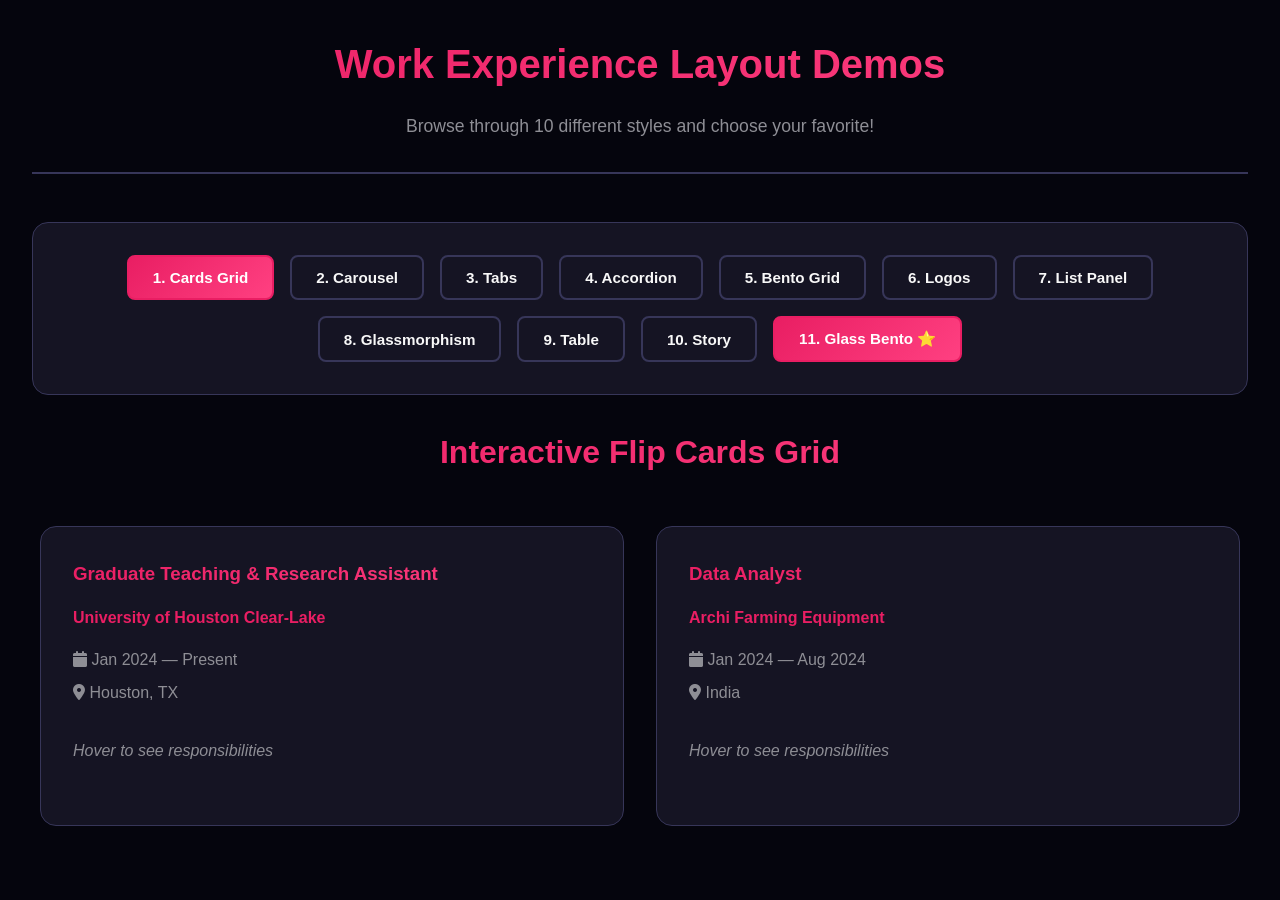
<file: experience-demos.html>
<!DOCTYPE html>
<html lang="en" class="dark">
<head>
    <meta charset="UTF-8">
    <meta name="viewport" content="width=device-width, initial-scale=1.0">
    <title>Experience Section Demos - Choose Your Style</title>
    <link rel="stylesheet" href="https://cdnjs.cloudflare.com/ajax/libs/font-awesome/6.4.0/css/all.min.css">
    <style>
        * {
            margin: 0;
            padding: 0;
            box-sizing: border-box;
        }

        :root {
            --primary: #E91E63;
            --accent: #FF4081;
            --background: oklch(0.12 0.02 285);
            --foreground: oklch(0.98 0 0);
            --card: oklch(0.20 0.03 285);
            --border: oklch(0.35 0.06 285);
            --muted: oklch(0.65 0.01 285);
        }

        body {
            font-family: -apple-system, BlinkMacSystemFont, 'Segoe UI', 'Roboto', sans-serif;
            background: var(--background);
            color: var(--foreground);
            padding: 2rem;
            line-height: 1.6;
        }

        .gradient-text {
            background: linear-gradient(135deg, #E91E63 0%, #FF4081 100%);
            -webkit-background-clip: text;
            background-clip: text;
            -webkit-text-fill-color: transparent;
        }

        /* Demo Navigation */
        .demo-header {
            text-align: center;
            margin-bottom: 3rem;
            padding-bottom: 2rem;
            border-bottom: 2px solid var(--border);
        }

        .demo-header h1 {
            font-size: 2.5rem;
            margin-bottom: 1rem;
        }

        .demo-header p {
            color: var(--muted);
            font-size: 1.1rem;
        }

        .demo-nav {
            display: flex;
            flex-wrap: wrap;
            gap: 1rem;
            justify-content: center;
            margin: 2rem 0;
            padding: 2rem;
            background: var(--card);
            border-radius: 1rem;
            border: 1px solid var(--border);
        }

        .demo-btn {
            padding: 0.75rem 1.5rem;
            background: var(--card);
            border: 2px solid var(--border);
            color: var(--foreground);
            border-radius: 0.5rem;
            cursor: pointer;
            transition: all 0.3s ease;
            font-size: 0.95rem;
            font-weight: 600;
        }

        .demo-btn:hover {
            border-color: var(--primary);
            transform: translateY(-2px);
        }

        .demo-btn.active {
            background: linear-gradient(135deg, var(--primary), var(--accent));
            border-color: var(--primary);
            color: white;
        }

        .demo-section {
            display: none;
            animation: fadeIn 0.5s ease;
        }

        .demo-section.active {
            display: block;
        }

        @keyframes fadeIn {
            from { opacity: 0; transform: translateY(20px); }
            to { opacity: 1; transform: translateY(0); }
        }

        .section-title {
            font-size: 2rem;
            text-align: center;
            margin-bottom: 3rem;
        }

        /* Common Styles */
        .exp-card {
            background: var(--card);
            border: 1px solid var(--border);
            border-radius: 1rem;
            padding: 2rem;
            transition: all 0.3s ease;
        }

        .exp-card:hover {
            transform: translateY(-5px);
            border-color: var(--primary);
            box-shadow: 0 10px 30px rgba(233, 30, 99, 0.2);
        }

        /* DEMO 1: Interactive Cards Grid */
        .grid-layout {
            display: grid;
            grid-template-columns: repeat(auto-fit, minmax(350px, 1fr));
            gap: 2rem;
            max-width: 1200px;
            margin: 0 auto;
        }

        .flip-card {
            perspective: 1000px;
            height: 300px;
        }

        .flip-card-inner {
            position: relative;
            width: 100%;
            height: 100%;
            transition: transform 0.6s;
            transform-style: preserve-3d;
        }

        .flip-card:hover .flip-card-inner {
            transform: rotateY(180deg);
        }

        .flip-card-front, .flip-card-back {
            position: absolute;
            width: 100%;
            height: 100%;
            backface-visibility: hidden;
            border-radius: 1rem;
            padding: 2rem;
            background: var(--card);
            border: 1px solid var(--border);
        }

        .flip-card-back {
            transform: rotateY(180deg);
            background: linear-gradient(135deg, rgba(233, 30, 99, 0.1), rgba(255, 64, 129, 0.1));
            overflow-y: auto;
        }

        /* DEMO 2: Horizontal Scroll Carousel */
        .carousel-container {
            position: relative;
            max-width: 1200px;
            margin: 0 auto;
            overflow: hidden;
        }

        .carousel-wrapper {
            display: flex;
            gap: 2rem;
            overflow-x: auto;
            scroll-behavior: smooth;
            padding: 2rem 0;
            scrollbar-width: thin;
            scrollbar-color: var(--primary) var(--card);
        }

        .carousel-wrapper::-webkit-scrollbar {
            height: 8px;
        }

        .carousel-wrapper::-webkit-scrollbar-track {
            background: var(--card);
            border-radius: 10px;
        }

        .carousel-wrapper::-webkit-scrollbar-thumb {
            background: linear-gradient(90deg, var(--primary), var(--accent));
            border-radius: 10px;
        }

        .carousel-card {
            min-width: 400px;
            background: var(--card);
            border: 1px solid var(--border);
            border-radius: 1rem;
            padding: 2rem;
        }

        /* DEMO 3: Tabbed Interface */
        .tabs-container {
            max-width: 1000px;
            margin: 0 auto;
        }

        .tabs-nav {
            display: flex;
            gap: 1rem;
            margin-bottom: 2rem;
            border-bottom: 2px solid var(--border);
            overflow-x: auto;
        }

        .tab-btn {
            padding: 1rem 2rem;
            background: transparent;
            border: none;
            color: var(--muted);
            cursor: pointer;
            font-size: 1rem;
            font-weight: 600;
            border-bottom: 3px solid transparent;
            transition: all 0.3s ease;
            white-space: nowrap;
        }

        .tab-btn:hover {
            color: var(--primary);
        }

        .tab-btn.active {
            color: var(--primary);
            border-bottom-color: var(--primary);
        }

        .tab-content {
            display: none;
        }

        .tab-content.active {
            display: block;
            animation: fadeIn 0.3s ease;
        }

        /* DEMO 4: Expandable Accordion */
        .accordion-container {
            max-width: 900px;
            margin: 0 auto;
        }

        .accordion-item {
            background: var(--card);
            border: 1px solid var(--border);
            border-radius: 1rem;
            margin-bottom: 1rem;
            overflow: hidden;
        }

        .accordion-header {
            padding: 1.5rem;
            cursor: pointer;
            display: flex;
            justify-content: space-between;
            align-items: center;
            transition: all 0.3s ease;
        }

        .accordion-header:hover {
            background: rgba(233, 30, 99, 0.1);
        }

        .accordion-icon {
            transition: transform 0.3s ease;
        }

        .accordion-item.active .accordion-icon {
            transform: rotate(180deg);
        }

        .accordion-content {
            max-height: 0;
            overflow: hidden;
            transition: max-height 0.3s ease;
        }

        .accordion-item.active .accordion-content {
            max-height: 1000px;
        }

        .accordion-body {
            padding: 0 1.5rem 1.5rem;
        }

        /* DEMO 5: Bento Grid */
        .bento-grid {
            display: grid;
            grid-template-columns: repeat(4, 1fr);
            grid-auto-rows: 200px;
            gap: 1rem;
            max-width: 1200px;
            margin: 0 auto;
        }

        .bento-item {
            background: var(--card);
            border: 1px solid var(--border);
            border-radius: 1rem;
            padding: 1.5rem;
            transition: all 0.3s ease;
        }

        .bento-item:hover {
            border-color: var(--primary);
            transform: scale(1.02);
        }

        .bento-item-1 { grid-column: span 2; grid-row: span 2; }
        .bento-item-2 { grid-column: span 2; grid-row: span 1; }
        .bento-item-3 { grid-column: span 2; grid-row: span 1; }

        /* DEMO 6: Interactive Company Logos */
        .logos-grid {
            display: grid;
            grid-template-columns: repeat(auto-fit, minmax(200px, 1fr));
            gap: 2rem;
            max-width: 1000px;
            margin: 0 auto 2rem;
        }

        .logo-item {
            aspect-ratio: 1;
            background: var(--card);
            border: 2px solid var(--border);
            border-radius: 1rem;
            display: flex;
            flex-direction: column;
            align-items: center;
            justify-content: center;
            cursor: pointer;
            transition: all 0.3s ease;
        }

        .logo-item:hover {
            border-color: var(--primary);
            transform: scale(1.05);
        }

        .logo-item.active {
            border-color: var(--primary);
            background: rgba(233, 30, 99, 0.1);
        }

        .logo-details {
            display: none;
            max-width: 800px;
            margin: 2rem auto;
            animation: fadeIn 0.3s ease;
        }

        .logo-details.active {
            display: block;
        }

        /* DEMO 7: List with Side Panel */
        .split-container {
            display: grid;
            grid-template-columns: 300px 1fr;
            gap: 2rem;
            max-width: 1200px;
            margin: 0 auto;
        }

        .list-panel {
            background: var(--card);
            border: 1px solid var(--border);
            border-radius: 1rem;
            padding: 1rem;
            height: fit-content;
        }

        .list-item {
            padding: 1rem;
            cursor: pointer;
            border-radius: 0.5rem;
            transition: all 0.3s ease;
            margin-bottom: 0.5rem;
        }

        .list-item:hover {
            background: rgba(233, 30, 99, 0.1);
        }

        .list-item.active {
            background: linear-gradient(135deg, var(--primary), var(--accent));
            color: white;
        }

        .detail-panel {
            background: var(--card);
            border: 1px solid var(--border);
            border-radius: 1rem;
            padding: 2rem;
            min-height: 400px;
        }

        .detail-content {
            display: none;
        }

        .detail-content.active {
            display: block;
            animation: fadeIn 0.3s ease;
        }

        /* DEMO 8: Glassmorphism Cards */
        #demo8 {
            position: relative;
            overflow: hidden;
            padding: 4rem 2rem;
        }

        .glass-background {
            position: absolute;
            top: 0;
            left: 0;
            width: 100%;
            height: 100%;
            overflow: hidden;
            z-index: 0;
        }

        .glass-blob {
            position: absolute;
            border-radius: 50%;
            filter: blur(80px);
            opacity: 0.6;
            animation: float 20s infinite ease-in-out;
        }

        .glass-blob-1 {
            width: 400px;
            height: 400px;
            background: linear-gradient(135deg, #E91E63, #FF4081);
            top: -100px;
            right: 10%;
            animation-delay: 0s;
        }

        .glass-blob-2 {
            width: 350px;
            height: 350px;
            background: linear-gradient(135deg, #9C27B0, #E91E63);
            bottom: -80px;
            left: 5%;
            animation-delay: -7s;
        }

        .glass-blob-3 {
            width: 300px;
            height: 300px;
            background: linear-gradient(135deg, #FF4081, #9C27B0);
            top: 50%;
            left: 50%;
            transform: translate(-50%, -50%);
            animation-delay: -14s;
        }

        @keyframes float {
            0%, 100% {
                transform: translate(0, 0) scale(1);
            }
            33% {
                transform: translate(30px, -50px) scale(1.1);
            }
            66% {
                transform: translate(-20px, 30px) scale(0.9);
            }
        }

        .glass-grid {
            display: grid;
            grid-template-columns: repeat(auto-fit, minmax(350px, 1fr));
            gap: 2rem;
            max-width: 1200px;
            margin: 0 auto;
            position: relative;
            z-index: 1;
        }

        .glass-card {
            background: rgba(255, 255, 255, 0.03);
            backdrop-filter: blur(20px) saturate(180%);
            -webkit-backdrop-filter: blur(20px) saturate(180%);
            border: 1px solid rgba(255, 255, 255, 0.18);
            border-radius: 1.5rem;
            padding: 2rem;
            box-shadow: 0 8px 32px rgba(0, 0, 0, 0.37);
            transition: all 0.4s ease;
            position: relative;
            overflow: hidden;
        }

        .glass-card::before {
            content: '';
            position: absolute;
            top: 0;
            left: 0;
            right: 0;
            height: 1px;
            background: linear-gradient(90deg, transparent, rgba(255, 255, 255, 0.3), transparent);
        }

        .glass-card:hover {
            transform: translateY(-10px) scale(1.02);
            box-shadow: 0 20px 60px rgba(233, 30, 99, 0.4);
            border-color: rgba(233, 30, 99, 0.5);
            background: rgba(255, 255, 255, 0.05);
        }

        /* DEMO 9: Comparison Table */
        .table-container {
            max-width: 1200px;
            margin: 0 auto;
            overflow-x: auto;
        }

        .exp-table {
            width: 100%;
            border-collapse: separate;
            border-spacing: 0;
            background: var(--card);
            border-radius: 1rem;
            overflow: hidden;
        }

        .exp-table th {
            background: linear-gradient(135deg, var(--primary), var(--accent));
            color: white;
            padding: 1rem;
            text-align: left;
            font-weight: 600;
        }

        .exp-table td {
            padding: 1rem;
            border-bottom: 1px solid var(--border);
        }

        .exp-table tr:hover {
            background: rgba(233, 30, 99, 0.1);
        }

        /* DEMO 10: Story Format */
        .story-container {
            max-width: 800px;
            margin: 0 auto;
        }

        .story-item {
            position: relative;
            padding-left: 3rem;
            margin-bottom: 3rem;
        }

        .story-item::before {
            content: '';
            position: absolute;
            left: 0;
            top: 0;
            bottom: -3rem;
            width: 2px;
            background: linear-gradient(180deg, var(--primary), var(--accent));
        }

        .story-item:last-child::before {
            display: none;
        }

        .story-dot {
            position: absolute;
            left: -8px;
            top: 0;
            width: 18px;
            height: 18px;
            background: var(--primary);
            border: 3px solid var(--background);
            border-radius: 50%;
        }

        .story-content {
            background: var(--card);
            border: 1px solid var(--border);
            border-radius: 1rem;
            padding: 2rem;
        }

        /* DEMO 11: Glassmorphism + Bento Grid Mix */
        #demo11 {
            position: relative;
            overflow: hidden;
            padding: 4rem 2rem;
        }

        .glass-bento-grid {
            display: grid;
            grid-template-columns: repeat(6, 1fr);
            grid-auto-rows: 180px;
            gap: 1.5rem;
            max-width: 1400px;
            margin: 0 auto;
            position: relative;
            z-index: 1;
        }

        .glass-bento-item {
            background: rgba(255, 255, 255, 0.03);
            backdrop-filter: blur(20px) saturate(180%);
            -webkit-backdrop-filter: blur(20px) saturate(180%);
            border: 1px solid rgba(255, 255, 255, 0.18);
            border-radius: 1.5rem;
            padding: 1.5rem;
            box-shadow: 0 8px 32px rgba(0, 0, 0, 0.37);
            transition: all 0.4s ease;
            position: relative;
            overflow: hidden;
            display: flex;
            flex-direction: column;
            justify-content: space-between;
        }

        .glass-bento-item::before {
            content: '';
            position: absolute;
            top: 0;
            left: 0;
            right: 0;
            height: 1px;
            background: linear-gradient(90deg, transparent, rgba(255, 255, 255, 0.3), transparent);
        }

        .glass-bento-item:hover {
            transform: translateY(-8px) scale(1.02);
            box-shadow: 0 20px 60px rgba(233, 30, 99, 0.4);
            border-color: rgba(233, 30, 99, 0.5);
            background: rgba(255, 255, 255, 0.05);
        }

        /* Bento Grid Layout Items */
        .glass-bento-item-1 { 
            grid-column: span 3; 
            grid-row: span 2; 
        }
        
        .glass-bento-item-2 { 
            grid-column: span 3; 
            grid-row: span 2; 
        }
        
        .glass-bento-item-3 { 
            grid-column: span 2; 
            grid-row: span 1; 
        }
        
        .glass-bento-item-4 { 
            grid-column: span 2; 
            grid-row: span 1; 
        }
        
        .glass-bento-item-5 { 
            grid-column: span 2; 
            grid-row: span 1; 
        }

        .bento-title {
            font-size: 1.3rem;
            font-weight: 700;
            margin-bottom: 0.5rem;
        }

        .bento-company {
            font-size: 1rem;
            font-weight: 600;
            margin-bottom: 0.75rem;
        }

        .bento-meta {
            font-size: 0.85rem;
            color: var(--muted);
            display: flex;
            align-items: center;
            gap: 0.5rem;
            margin-bottom: 0.25rem;
        }

        .bento-meta i {
            color: var(--primary);
        }

        .bento-highlight {
            background: rgba(233, 30, 99, 0.1);
            border: 1px solid rgba(233, 30, 99, 0.3);
            padding: 0.75rem;
            border-radius: 0.75rem;
            margin-top: auto;
            font-size: 0.9rem;
            text-align: center;
        }

        /* Responsive for Glass Bento */
        @media (max-width: 768px) {
            .glass-bento-grid {
                grid-template-columns: 1fr;
                grid-auto-rows: auto;
            }
            
            .glass-bento-item-1, 
            .glass-bento-item-2,
            .glass-bento-item-3,
            .glass-bento-item-4,
            .glass-bento-item-5 {
                grid-column: span 1;
                grid-row: span 1;
            }
        }

        /* Responsive */
        @media (max-width: 768px) {
            .bento-grid {
                grid-template-columns: 1fr;
                grid-auto-rows: auto;
            }
            
            .bento-item-1, .bento-item-2, .bento-item-3 {
                grid-column: span 1;
                grid-row: span 1;
            }

            .split-container {
                grid-template-columns: 1fr;
            }

            .demo-nav {
                padding: 1rem;
            }

            .demo-btn {
                font-size: 0.85rem;
                padding: 0.6rem 1rem;
            }
        }

        ul {
            list-style: none;
            padding-left: 0;
        }

        ul li {
            padding-left: 1.5rem;
            position: relative;
            margin-bottom: 0.5rem;
        }

        ul li::before {
            content: '▹';
            position: absolute;
            left: 0;
            color: var(--primary);
        }
    </style>
</head>
<body>
    <div class="demo-header">
        <h1 class="gradient-text">Work Experience Layout Demos</h1>
        <p>Browse through 10 different styles and choose your favorite!</p>
    </div>

    <div class="demo-nav">
        <button class="demo-btn active" onclick="showDemo(1)">1. Cards Grid</button>
        <button class="demo-btn" onclick="showDemo(2)">2. Carousel</button>
        <button class="demo-btn" onclick="showDemo(3)">3. Tabs</button>
        <button class="demo-btn" onclick="showDemo(4)">4. Accordion</button>
        <button class="demo-btn" onclick="showDemo(5)">5. Bento Grid</button>
        <button class="demo-btn" onclick="showDemo(6)">6. Logos</button>
        <button class="demo-btn" onclick="showDemo(7)">7. List Panel</button>
        <button class="demo-btn" onclick="showDemo(8)">8. Glassmorphism</button>
        <button class="demo-btn" onclick="showDemo(9)">9. Table</button>
        <button class="demo-btn" onclick="showDemo(10)">10. Story</button>
        <button class="demo-btn" onclick="showDemo(11)" style="background: linear-gradient(135deg, var(--primary), var(--accent)); color: white; border-color: var(--primary);">11. Glass Bento ⭐</button>
    </div>

    <!-- DEMO 1: Interactive Cards Grid with Flip -->
    <div id="demo1" class="demo-section active">
        <h2 class="section-title gradient-text">Interactive Flip Cards Grid</h2>
        <div class="grid-layout">
            <div class="flip-card">
                <div class="flip-card-inner">
                    <div class="flip-card-front">
                        <h3 class="gradient-text">Graduate Teaching & Research Assistant</h3>
                        <p style="color: var(--primary); font-weight: 600; margin: 1rem 0;">University of Houston Clear-Lake</p>
                        <p style="color: var(--muted);"><i class="fas fa-calendar"></i> Jan 2024 — Present</p>
                        <p style="color: var(--muted); margin-top: 0.5rem;"><i class="fas fa-map-marker-alt"></i> Houston, TX</p>
                        <p style="margin-top: 2rem; color: var(--muted); font-style: italic;">Hover to see responsibilities</p>
                    </div>
                    <div class="flip-card-back">
                        <h4 style="color: var(--primary); margin-bottom: 1rem;">Key Responsibilities</h4>
                        <ul style="font-size: 0.9rem;">
                            <li>Teaching data analytics courses</li>
                            <li>Conducting AI research</li>
                            <li>Developing educational materials</li>
                            <li>Mentoring students</li>
                        </ul>
                    </div>
                </div>
            </div>

            <div class="flip-card">
                <div class="flip-card-inner">
                    <div class="flip-card-front">
                        <h3 class="gradient-text">Data Analyst</h3>
                        <p style="color: var(--primary); font-weight: 600; margin: 1rem 0;">Archi Farming Equipment</p>
                        <p style="color: var(--muted);"><i class="fas fa-calendar"></i> Jan 2024 — Aug 2024</p>
                        <p style="color: var(--muted); margin-top: 0.5rem;"><i class="fas fa-map-marker-alt"></i> India</p>
                        <p style="margin-top: 2rem; color: var(--muted); font-style: italic;">Hover to see responsibilities</p>
                    </div>
                    <div class="flip-card-back">
                        <h4 style="color: var(--primary); margin-bottom: 1rem;">Key Responsibilities</h4>
                        <ul style="font-size: 0.85rem;">
                            <li>Automated sales reports in Tableau</li>
                            <li>Improved data accuracy by 85%</li>
                            <li>Optimized inventory forecasting</li>
                            <li>A/B testing campaigns</li>
                        </ul>
                    </div>
                </div>
            </div>
        </div>
    </div>

    <!-- DEMO 2: Horizontal Scroll Carousel -->
    <div id="demo2" class="demo-section">
        <h2 class="section-title gradient-text">Horizontal Scroll Carousel</h2>
        <p style="text-align: center; color: var(--muted); margin-bottom: 2rem;">Swipe or scroll horizontally →</p>
        <div class="carousel-container">
            <div class="carousel-wrapper">
                <div class="carousel-card">
                    <h3 class="gradient-text">Graduate Teaching & Research Assistant</h3>
                    <p style="color: var(--primary); font-weight: 600; margin: 1rem 0;">University of Houston Clear-Lake</p>
                    <p style="color: var(--muted);"><i class="fas fa-calendar"></i> Jan 2024 — Present</p>
                    <p style="color: var(--muted); margin-top: 0.5rem;"><i class="fas fa-map-marker-alt"></i> Houston, TX</p>
                    <ul style="margin-top: 1.5rem; font-size: 0.9rem;">
                        <li>Teaching data analytics</li>
                        <li>AI research</li>
                        <li>Student mentoring</li>
                    </ul>
                </div>

                <div class="carousel-card">
                    <h3 class="gradient-text">Data Analyst</h3>
                    <p style="color: var(--primary); font-weight: 600; margin: 1rem 0;">Archi Farming Equipment</p>
                    <p style="color: var(--muted);"><i class="fas fa-calendar"></i> Jan 2024 — Aug 2024</p>
                    <p style="color: var(--muted); margin-top: 0.5rem;"><i class="fas fa-map-marker-alt"></i> India</p>
                    <ul style="margin-top: 1.5rem; font-size: 0.9rem;">
                        <li>Tableau automation</li>
                        <li>Data accuracy +85%</li>
                        <li>Inventory optimization</li>
                    </ul>
                </div>

                <div class="carousel-card">
                    <h3 class="gradient-text">Add More Experiences</h3>
                    <p style="color: var(--muted); margin-top: 1rem;">This layout is perfect for showcasing multiple roles</p>
                </div>
            </div>
        </div>
    </div>

    <!-- DEMO 3: Tabbed Interface -->
    <div id="demo3" class="demo-section">
        <h2 class="section-title gradient-text">Tabbed Interface</h2>
        <div class="tabs-container">
            <div class="tabs-nav">
                <button class="tab-btn active" onclick="showTab(1)">University of Houston</button>
                <button class="tab-btn" onclick="showTab(2)">Archi Farming</button>
            </div>
            
            <div id="tab1" class="tab-content active">
                <div class="exp-card">
                    <h3 class="gradient-text" style="font-size: 1.8rem;">Graduate Teaching & Research Assistant</h3>
                    <p style="color: var(--primary); font-weight: 600; margin: 1rem 0; font-size: 1.2rem;">University of Houston Clear-Lake</p>
                    <div style="display: flex; gap: 2rem; margin: 1rem 0; color: var(--muted);">
                        <p><i class="fas fa-calendar"></i> Jan 2024 — Present</p>
                        <p><i class="fas fa-map-marker-alt"></i> Houston, TX</p>
                    </div>
                    <h4 style="margin-top: 2rem; margin-bottom: 1rem;">Responsibilities:</h4>
                    <ul>
                        <li>Assisted in teaching data analytics and machine learning courses</li>
                        <li>Conducted research on AI applications in financial markets</li>
                        <li>Developed educational materials and lab exercises</li>
                        <li>Mentored undergraduate students</li>
                    </ul>
                </div>
            </div>

            <div id="tab2" class="tab-content">
                <div class="exp-card">
                    <h3 class="gradient-text" style="font-size: 1.8rem;">Data Analyst</h3>
                    <p style="color: var(--primary); font-weight: 600; margin: 1rem 0; font-size: 1.2rem;">Archi Farming Equipment</p>
                    <div style="display: flex; gap: 2rem; margin: 1rem 0; color: var(--muted);">
                        <p><i class="fas fa-calendar"></i> Jan 2024 — Aug 2024</p>
                        <p><i class="fas fa-map-marker-alt"></i> India</p>
                    </div>
                    <h4 style="margin-top: 2rem; margin-bottom: 1rem;">Responsibilities:</h4>
                    <ul>
                        <li>Automated sales and expense reports in Tableau</li>
                        <li>Improved data accuracy by 85%</li>
                        <li>Optimized inventory forecasting</li>
                        <li>Designed Tableau dashboards</li>
                    </ul>
                </div>
            </div>
        </div>
    </div>

    <!-- DEMO 4: Expandable Accordion -->
    <div id="demo4" class="demo-section">
        <h2 class="section-title gradient-text">Expandable Accordion</h2>
        <p style="text-align: center; color: var(--muted); margin-bottom: 2rem;">Click to expand/collapse</p>
        <div class="accordion-container">
            <div class="accordion-item active">
                <div class="accordion-header" onclick="toggleAccordion(this)">
                    <div>
                        <h3 style="font-size: 1.3rem;">Graduate Teaching & Research Assistant</h3>
                        <p style="color: var(--primary); font-weight: 600; margin-top: 0.5rem;">University of Houston Clear-Lake</p>
                        <p style="color: var(--muted); margin-top: 0.25rem; font-size: 0.9rem;">Jan 2024 — Present</p>
                    </div>
                    <i class="fas fa-chevron-down accordion-icon" style="color: var(--primary); font-size: 1.5rem;"></i>
                </div>
                <div class="accordion-content">
                    <div class="accordion-body">
                        <h4 style="margin-bottom: 1rem;">Key Responsibilities:</h4>
                        <ul>
                            <li>Teaching data analytics and machine learning courses</li>
                            <li>Conducting AI research in financial markets</li>
                            <li>Developing educational materials</li>
                            <li>Mentoring undergraduate students</li>
                        </ul>
                    </div>
                </div>
            </div>

            <div class="accordion-item">
                <div class="accordion-header" onclick="toggleAccordion(this)">
                    <div>
                        <h3 style="font-size: 1.3rem;">Data Analyst</h3>
                        <p style="color: var(--primary); font-weight: 600; margin-top: 0.5rem;">Archi Farming Equipment</p>
                        <p style="color: var(--muted); margin-top: 0.25rem; font-size: 0.9rem;">Jan 2024 — Aug 2024</p>
                    </div>
                    <i class="fas fa-chevron-down accordion-icon" style="color: var(--primary); font-size: 1.5rem;"></i>
                </div>
                <div class="accordion-content">
                    <div class="accordion-body">
                        <h4 style="margin-bottom: 1rem;">Key Achievements:</h4>
                        <ul>
                            <li>Automated sales reports, saving 15 hours/week</li>
                            <li>Improved data accuracy by 85%</li>
                            <li>Reduced stock shortages by 10%</li>
                            <li>Improved planning accuracy by 25%</li>
                        </ul>
                    </div>
                </div>
            </div>
        </div>
    </div>

    <!-- DEMO 5: Bento Grid -->
    <div id="demo5" class="demo-section">
        <h2 class="section-title gradient-text">Bento Grid (Trendy!)</h2>
        <div class="bento-grid">
            <div class="bento-item bento-item-1">
                <h3 class="gradient-text" style="font-size: 1.5rem;">Graduate Teaching & Research Assistant</h3>
                <p style="color: var(--primary); font-weight: 600; margin: 1rem 0;">University of Houston Clear-Lake</p>
                <p style="color: var(--muted); font-size: 0.9rem;">Jan 2024 — Present</p>
                <ul style="margin-top: 1rem; font-size: 0.9rem;">
                    <li>Teaching & research</li>
                    <li>AI applications</li>
                    <li>Student mentoring</li>
                </ul>
            </div>
            <div class="bento-item bento-item-2">
                <h3 class="gradient-text">Data Analyst</h3>
                <p style="color: var(--primary); font-weight: 600; margin: 0.5rem 0;">Archi Farming</p>
                <p style="color: var(--muted); font-size: 0.85rem;">Jan 2024 — Aug 2024</p>
            </div>
            <div class="bento-item bento-item-3" style="display: flex; align-items: center; justify-content: center; flex-direction: column;">
                <i class="fas fa-briefcase" style="font-size: 3rem; color: var(--primary); margin-bottom: 1rem;"></i>
                <p style="color: var(--muted);">More experiences</p>
            </div>
        </div>
    </div>

    <!-- DEMO 6: Interactive Company Logos -->
    <div id="demo6" class="demo-section">
        <h2 class="section-title gradient-text">Interactive Company Logos</h2>
        <p style="text-align: center; color: var(--muted); margin-bottom: 2rem;">Click on a company to see details</p>
        <div class="logos-grid">
            <div class="logo-item active" onclick="showLogoDetails(1)">
                <i class="fas fa-university" style="font-size: 3rem; color: var(--primary); margin-bottom: 1rem;"></i>
                <h4>UHCL</h4>
            </div>
            <div class="logo-item" onclick="showLogoDetails(2)">
                <i class="fas fa-tractor" style="font-size: 3rem; color: var(--primary); margin-bottom: 1rem;"></i>
                <h4>Archi Farming</h4>
            </div>
        </div>

        <div id="logo-detail-1" class="logo-details active">
            <div class="exp-card">
                <h3 class="gradient-text" style="font-size: 1.8rem;">Graduate Teaching & Research Assistant</h3>
                <p style="color: var(--primary); font-weight: 600; margin: 1rem 0;">University of Houston Clear-Lake</p>
                <ul style="margin-top: 1.5rem;">
                    <li>Teaching data analytics courses</li>
                    <li>AI research in financial markets</li>
                    <li>Educational material development</li>
                </ul>
            </div>
        </div>

        <div id="logo-detail-2" class="logo-details">
            <div class="exp-card">
                <h3 class="gradient-text" style="font-size: 1.8rem;">Data Analyst</h3>
                <p style="color: var(--primary); font-weight: 600; margin: 1rem 0;">Archi Farming Equipment</p>
                <ul style="margin-top: 1.5rem;">
                    <li>Tableau automation and reporting</li>
                    <li>Data accuracy improvements (85%)</li>
                    <li>Inventory optimization</li>
                </ul>
            </div>
        </div>
    </div>

    <!-- DEMO 7: List with Side Panel -->
    <div id="demo7" class="demo-section">
        <h2 class="section-title gradient-text">Minimalist List with Side Panel</h2>
        <div class="split-container">
            <div class="list-panel">
                <div class="list-item active" onclick="showDetail(1)">
                    <h4>UHCL</h4>
                    <p style="font-size: 0.85rem; color: var(--muted); margin-top: 0.25rem;">2024 - Present</p>
                </div>
                <div class="list-item" onclick="showDetail(2)">
                    <h4>Archi Farming</h4>
                    <p style="font-size: 0.85rem; color: var(--muted); margin-top: 0.25rem;">2024</p>
                </div>
            </div>

            <div class="detail-panel">
                <div id="detail-1" class="detail-content active">
                    <h3 class="gradient-text" style="font-size: 2rem;">Graduate Teaching & Research Assistant</h3>
                    <p style="color: var(--primary); font-weight: 600; margin: 1rem 0; font-size: 1.2rem;">University of Houston Clear-Lake</p>
                    <div style="display: flex; gap: 2rem; margin: 1rem 0; color: var(--muted);">
                        <p><i class="fas fa-calendar"></i> Jan 2024 — Present</p>
                        <p><i class="fas fa-map-marker-alt"></i> Houston, TX</p>
                    </div>
                    <h4 style="margin-top: 2rem; margin-bottom: 1rem;">Key Responsibilities:</h4>
                    <ul>
                        <li>Teaching data analytics and ML courses</li>
                        <li>Conducting AI research</li>
                        <li>Developing educational materials</li>
                        <li>Mentoring students</li>
                    </ul>
                </div>

                <div id="detail-2" class="detail-content">
                    <h3 class="gradient-text" style="font-size: 2rem;">Data Analyst</h3>
                    <p style="color: var(--primary); font-weight: 600; margin: 1rem 0; font-size: 1.2rem;">Archi Farming Equipment</p>
                    <div style="display: flex; gap: 2rem; margin: 1rem 0; color: var(--muted);">
                        <p><i class="fas fa-calendar"></i> Jan 2024 — Aug 2024</p>
                        <p><i class="fas fa-map-marker-alt"></i> India</p>
                    </div>
                    <h4 style="margin-top: 2rem; margin-bottom: 1rem;">Key Achievements:</h4>
                    <ul>
                        <li>Automated Tableau reports (15hrs/week saved)</li>
                        <li>85% improvement in data accuracy</li>
                        <li>10% reduction in stock shortages</li>
                        <li>25% better planning accuracy</li>
                    </ul>
                </div>
            </div>
        </div>
    </div>

    <!-- DEMO 8: Glassmorphism Cards -->
    <div id="demo8" class="demo-section">
        <div class="glass-background">
            <div class="glass-blob glass-blob-1"></div>
            <div class="glass-blob glass-blob-2"></div>
            <div class="glass-blob glass-blob-3"></div>
        </div>
        
        <h2 class="section-title gradient-text" style="position: relative; z-index: 1;">Glassmorphism Cards (Premium)</h2>
        <div class="glass-grid">
            <div class="glass-card">
                <h3 class="gradient-text" style="font-size: 1.5rem;">Graduate Teaching & Research Assistant</h3>
                <p style="color: var(--primary); font-weight: 600; margin: 1rem 0;">University of Houston Clear-Lake</p>
                <p style="color: var(--muted);"><i class="fas fa-calendar"></i> Jan 2024 — Present</p>
                <p style="color: var(--muted); margin-top: 0.5rem;"><i class="fas fa-map-marker-alt"></i> Houston, TX</p>
                <ul style="margin-top: 1.5rem; font-size: 0.9rem;">
                    <li>Teaching data analytics</li>
                    <li>AI research</li>
                    <li>Student mentoring</li>
                </ul>
            </div>

            <div class="glass-card">
                <h3 class="gradient-text" style="font-size: 1.5rem;">Data Analyst</h3>
                <p style="color: var(--primary); font-weight: 600; margin: 1rem 0;">Archi Farming Equipment</p>
                <p style="color: var(--muted);"><i class="fas fa-calendar"></i> Jan 2024 — Aug 2024</p>
                <p style="color: var(--muted); margin-top: 0.5rem;"><i class="fas fa-map-marker-alt"></i> India</p>
                <ul style="margin-top: 1.5rem; font-size: 0.9rem;">
                    <li>Tableau automation</li>
                    <li>Data accuracy +85%</li>
                    <li>Inventory optimization</li>
                </ul>
            </div>
        </div>
    </div>

    <!-- DEMO 9: Comparison Table -->
    <div id="demo9" class="demo-section">
        <h2 class="section-title gradient-text">Comparison Table</h2>
        <div class="table-container">
            <table class="exp-table">
                <thead>
                    <tr>
                        <th>Role</th>
                        <th>Company</th>
                        <th>Duration</th>
                        <th>Location</th>
                        <th>Key Skills</th>
                    </tr>
                </thead>
                <tbody>
                    <tr>
                        <td><strong>Graduate TA & Researcher</strong></td>
                        <td>University of Houston Clear-Lake</td>
                        <td>Jan 2024 — Present</td>
                        <td>Houston, TX</td>
                        <td>Teaching, AI, Research</td>
                    </tr>
                    <tr>
                        <td><strong>Data Analyst</strong></td>
                        <td>Archi Farming Equipment</td>
                        <td>Jan 2024 — Aug 2024</td>
                        <td>India</td>
                        <td>Tableau, SQL, Python</td>
                    </tr>
                </tbody>
            </table>
        </div>
    </div>

    <!-- DEMO 10: Story Format -->
    <div id="demo10" class="demo-section">
        <h2 class="section-title gradient-text">Story/Narrative Format</h2>
        <div class="story-container">
            <div class="story-item">
                <div class="story-dot"></div>
                <div class="story-content">
                    <p style="color: var(--muted); font-size: 0.9rem; margin-bottom: 0.5rem;">JANUARY 2024 — PRESENT</p>
                    <h3 class="gradient-text" style="font-size: 1.8rem; margin-bottom: 0.5rem;">Graduate Teaching & Research Assistant</h3>
                    <p style="color: var(--primary); font-weight: 600; font-size: 1.1rem; margin-bottom: 1.5rem;">University of Houston Clear-Lake · Houston, TX</p>
                    <p style="line-height: 1.8; color: var(--foreground);">
                        Currently supporting academic research and teaching in Computer Information Systems, with a focus on data science and AI applications. 
                        My work involves teaching data analytics courses, conducting research on AI in financial markets, and mentoring students in their 
                        data science journey. This role has strengthened my ability to communicate complex technical concepts and work on cutting-edge AI research.
                    </p>
                    <ul style="margin-top: 1rem;">
                        <li>Teaching data analytics to graduate students</li>
                        <li>AI research in financial markets</li>
                        <li>Educational material development</li>
                    </ul>
                </div>
            </div>

            <div class="story-item">
                <div class="story-dot"></div>
                <div class="story-content">
                    <p style="color: var(--muted); font-size: 0.9rem; margin-bottom: 0.5rem;">JANUARY 2024 — AUGUST 2024</p>
                    <h3 class="gradient-text" style="font-size: 1.8rem; margin-bottom: 0.5rem;">Data Analyst</h3>
                    <p style="color: var(--primary); font-weight: 600; font-size: 1.1rem; margin-bottom: 1.5rem;">Archi Farming Equipment · India</p>
                    <p style="line-height: 1.8; color: var(--foreground);">
                        Transformed data operations at Archi Farming Equipment by automating reporting processes and improving data quality. 
                        Implemented Tableau dashboards that saved 15 hours per week and increased data accuracy by 85%. My work in inventory 
                        optimization led to a 10% reduction in stock shortages, directly impacting the bottom line.
                    </p>
                    <ul style="margin-top: 1rem;">
                        <li>Automated Tableau reporting (15hrs/week saved)</li>
                        <li>85% improvement in data accuracy</li>
                        <li>Inventory forecasting optimization</li>
                    </ul>
                </div>
            </div>
        </div>
    </div>

    <!-- DEMO 11: Glassmorphism + Bento Grid Mix -->
    <div id="demo11" class="demo-section">
        <div class="glass-background">
            <div class="glass-blob glass-blob-1"></div>
            <div class="glass-blob glass-blob-2"></div>
            <div class="glass-blob glass-blob-3"></div>
        </div>
        
        <h2 class="section-title gradient-text" style="position: relative; z-index: 1;">Glassmorphism + Bento Grid ⭐ (Ultimate Premium)</h2>
        <p style="text-align: center; color: var(--muted); margin-bottom: 3rem; position: relative; z-index: 1;">The best of both worlds - asymmetric layout with frosted glass effect</p>
        
        <div class="glass-bento-grid">
            <!-- Large Featured Card - Main Experience -->
            <div class="glass-bento-item glass-bento-item-1">
                <div>
                    <h3 class="bento-title gradient-text">Graduate Teaching & Research Assistant</h3>
                    <p class="bento-company" style="color: var(--primary);">University of Houston Clear-Lake</p>
                    <div class="bento-meta">
                        <i class="fas fa-calendar"></i>
                        <span>Jan 2024 — Present</span>
                    </div>
                    <div class="bento-meta">
                        <i class="fas fa-map-marker-alt"></i>
                        <span>Houston, TX, USA</span>
                    </div>
                    <ul style="margin-top: 1rem; font-size: 0.9rem;">
                        <li>Teaching data analytics & ML courses</li>
                        <li>Conducting AI research</li>
                        <li>Educational material development</li>
                        <li>Student mentoring</li>
                    </ul>
                </div>
                <div class="bento-highlight">
                    <i class="fas fa-star" style="color: var(--primary);"></i>
                    <strong>Current Role</strong>
                </div>
            </div>

            <!-- Large Featured Card - Secondary Experience -->
            <div class="glass-bento-item glass-bento-item-2">
                <div>
                    <h3 class="bento-title gradient-text">Data Analyst</h3>
                    <p class="bento-company" style="color: var(--primary);">Archi Farming Equipment</p>
                    <div class="bento-meta">
                        <i class="fas fa-calendar"></i>
                        <span>Jan 2024 — Aug 2024</span>
                    </div>
                    <div class="bento-meta">
                        <i class="fas fa-map-marker-alt"></i>
                        <span>India</span>
                    </div>
                    <ul style="margin-top: 1rem; font-size: 0.9rem;">
                        <li>Tableau automation (15hrs/week saved)</li>
                        <li>85% data accuracy improvement</li>
                        <li>Inventory forecasting optimization</li>
                        <li>A/B testing campaigns</li>
                    </ul>
                </div>
                <div class="bento-highlight">
                    <i class="fas fa-chart-line" style="color: var(--primary);"></i>
                    <strong>85% Accuracy Boost</strong>
                </div>
            </div>

            <!-- Small Stat Card -->
            <div class="glass-bento-item glass-bento-item-3" style="text-align: center; justify-content: center;">
                <div>
                    <i class="fas fa-briefcase" style="font-size: 2.5rem; color: var(--primary); margin-bottom: 0.5rem;"></i>
                    <h3 class="gradient-text" style="font-size: 2rem; font-weight: 700;">2+</h3>
                    <p style="color: var(--muted); font-size: 0.9rem;">Years Experience</p>
                </div>
            </div>

            <!-- Small Stat Card -->
            <div class="glass-bento-item glass-bento-item-4" style="text-align: center; justify-content: center;">
                <div>
                    <i class="fas fa-project-diagram" style="font-size: 2.5rem; color: var(--primary); margin-bottom: 0.5rem;"></i>
                    <h3 class="gradient-text" style="font-size: 2rem; font-weight: 700;">10+</h3>
                    <p style="color: var(--muted); font-size: 0.9rem;">Projects Completed</p>
                </div>
            </div>

            <!-- Small Stat Card -->
            <div class="glass-bento-item glass-bento-item-5" style="text-align: center; justify-content: center;">
                <div>
                    <i class="fas fa-award" style="font-size: 2.5rem; color: var(--primary); margin-bottom: 0.5rem;"></i>
                    <h3 class="gradient-text" style="font-size: 2rem; font-weight: 700;">5+</h3>
                    <p style="color: var(--muted); font-size: 0.9rem;">Certifications</p>
                </div>
            </div>
        </div>
    </div>

    <script>
        // Demo switching
        function showDemo(num) {
            // Hide all demos
            document.querySelectorAll('.demo-section').forEach(section => {
                section.classList.remove('active');
            });
            
            // Show selected demo
            document.getElementById('demo' + num).classList.add('active');
            
            // Update button states
            document.querySelectorAll('.demo-btn').forEach((btn, index) => {
                btn.classList.remove('active');
            });
            event.target.classList.add('active');

            // Scroll to top
            window.scrollTo({ top: 0, behavior: 'smooth' });
        }

        // Tab functionality
        function showTab(num) {
            document.querySelectorAll('.tab-content').forEach(tab => {
                tab.classList.remove('active');
            });
            document.getElementById('tab' + num).classList.add('active');

            document.querySelectorAll('.tab-btn').forEach(btn => {
                btn.classList.remove('active');
            });
            event.target.classList.add('active');
        }

        // Accordion functionality
        function toggleAccordion(header) {
            const item = header.parentElement;
            const wasActive = item.classList.contains('active');
            
            // Close all
            document.querySelectorAll('.accordion-item').forEach(acc => {
                acc.classList.remove('active');
            });
            
            // Open clicked if it wasn't active
            if (!wasActive) {
                item.classList.add('active');
            }
        }

        // Logo details
        function showLogoDetails(num) {
            document.querySelectorAll('.logo-item').forEach(logo => {
                logo.classList.remove('active');
            });
            event.target.closest('.logo-item').classList.add('active');

            document.querySelectorAll('.logo-details').forEach(detail => {
                detail.classList.remove('active');
            });
            document.getElementById('logo-detail-' + num).classList.add('active');
        }

        // List panel details
        function showDetail(num) {
            document.querySelectorAll('.list-item').forEach(item => {
                item.classList.remove('active');
            });
            event.target.closest('.list-item').classList.add('active');

            document.querySelectorAll('.detail-content').forEach(detail => {
                detail.classList.remove('active');
            });
            document.getElementById('detail-' + num).classList.add('active');
        }
    </script>
</body>
</html>
</file>
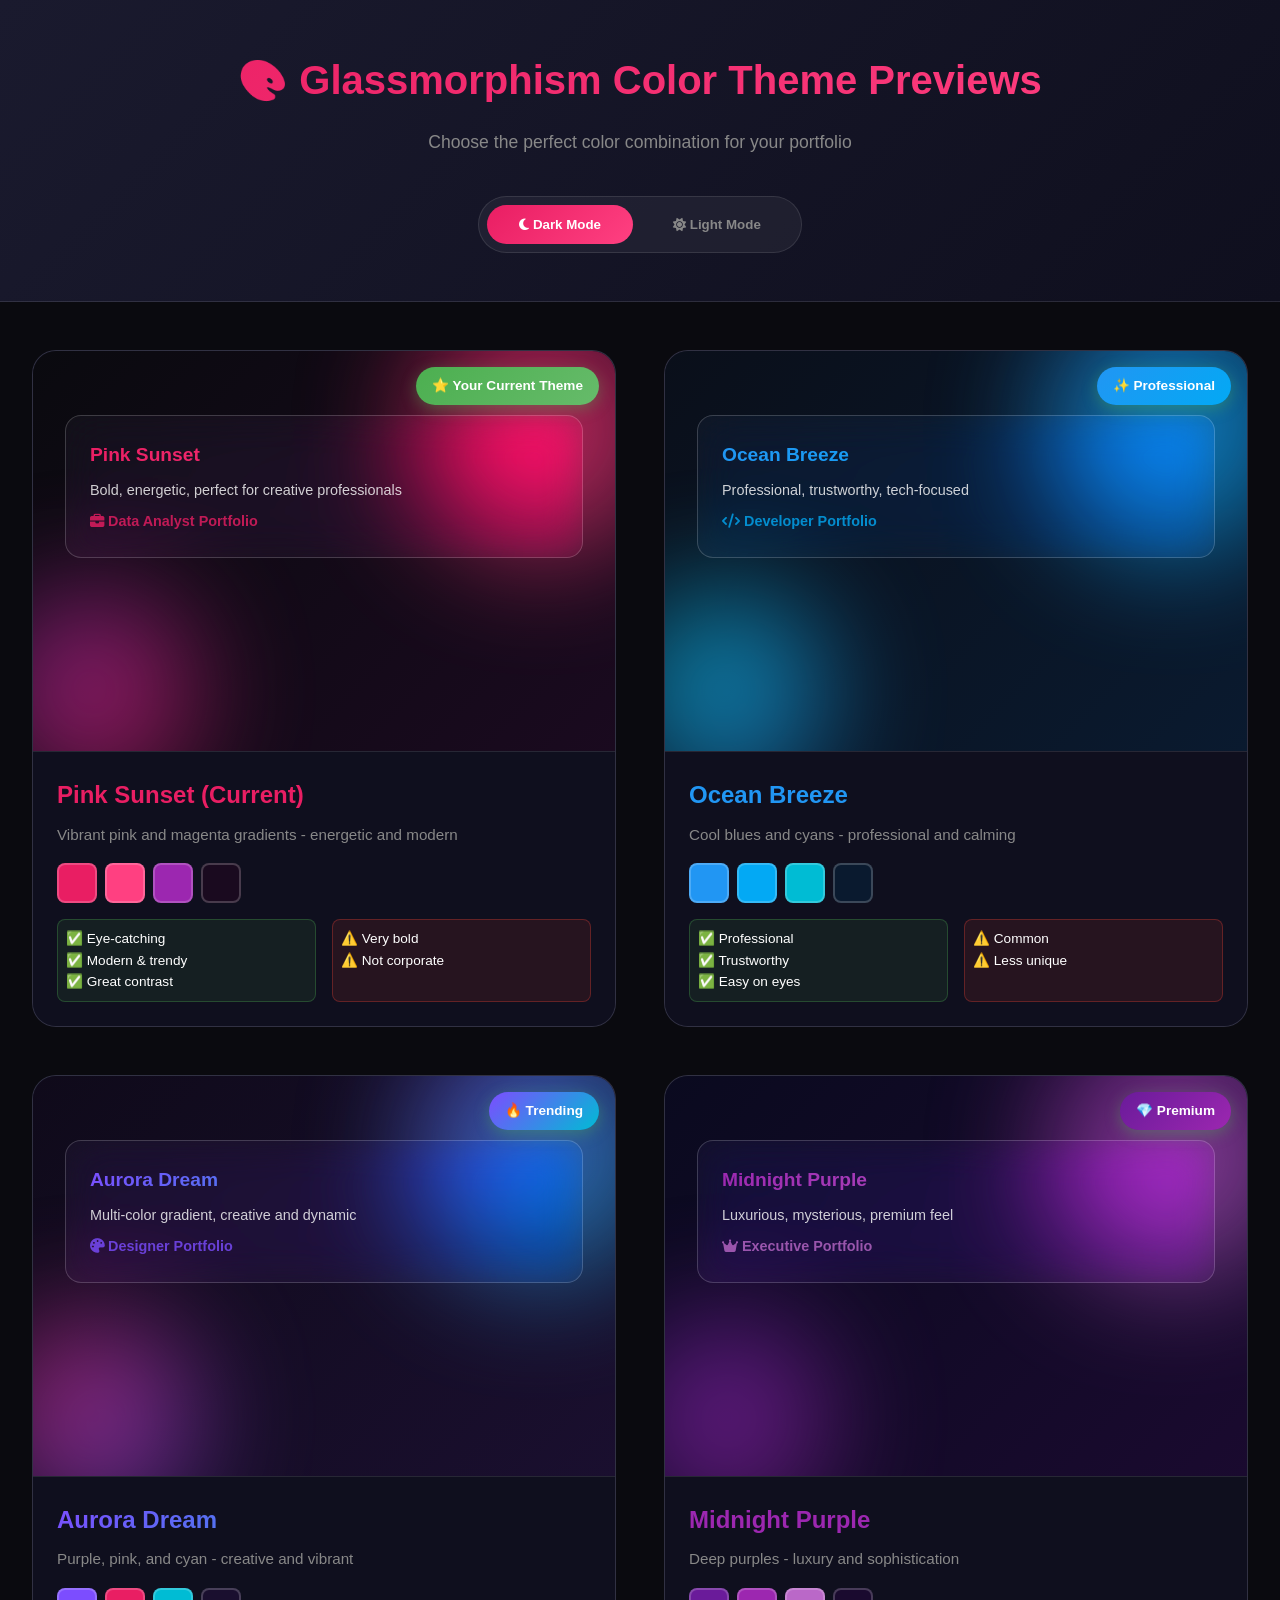
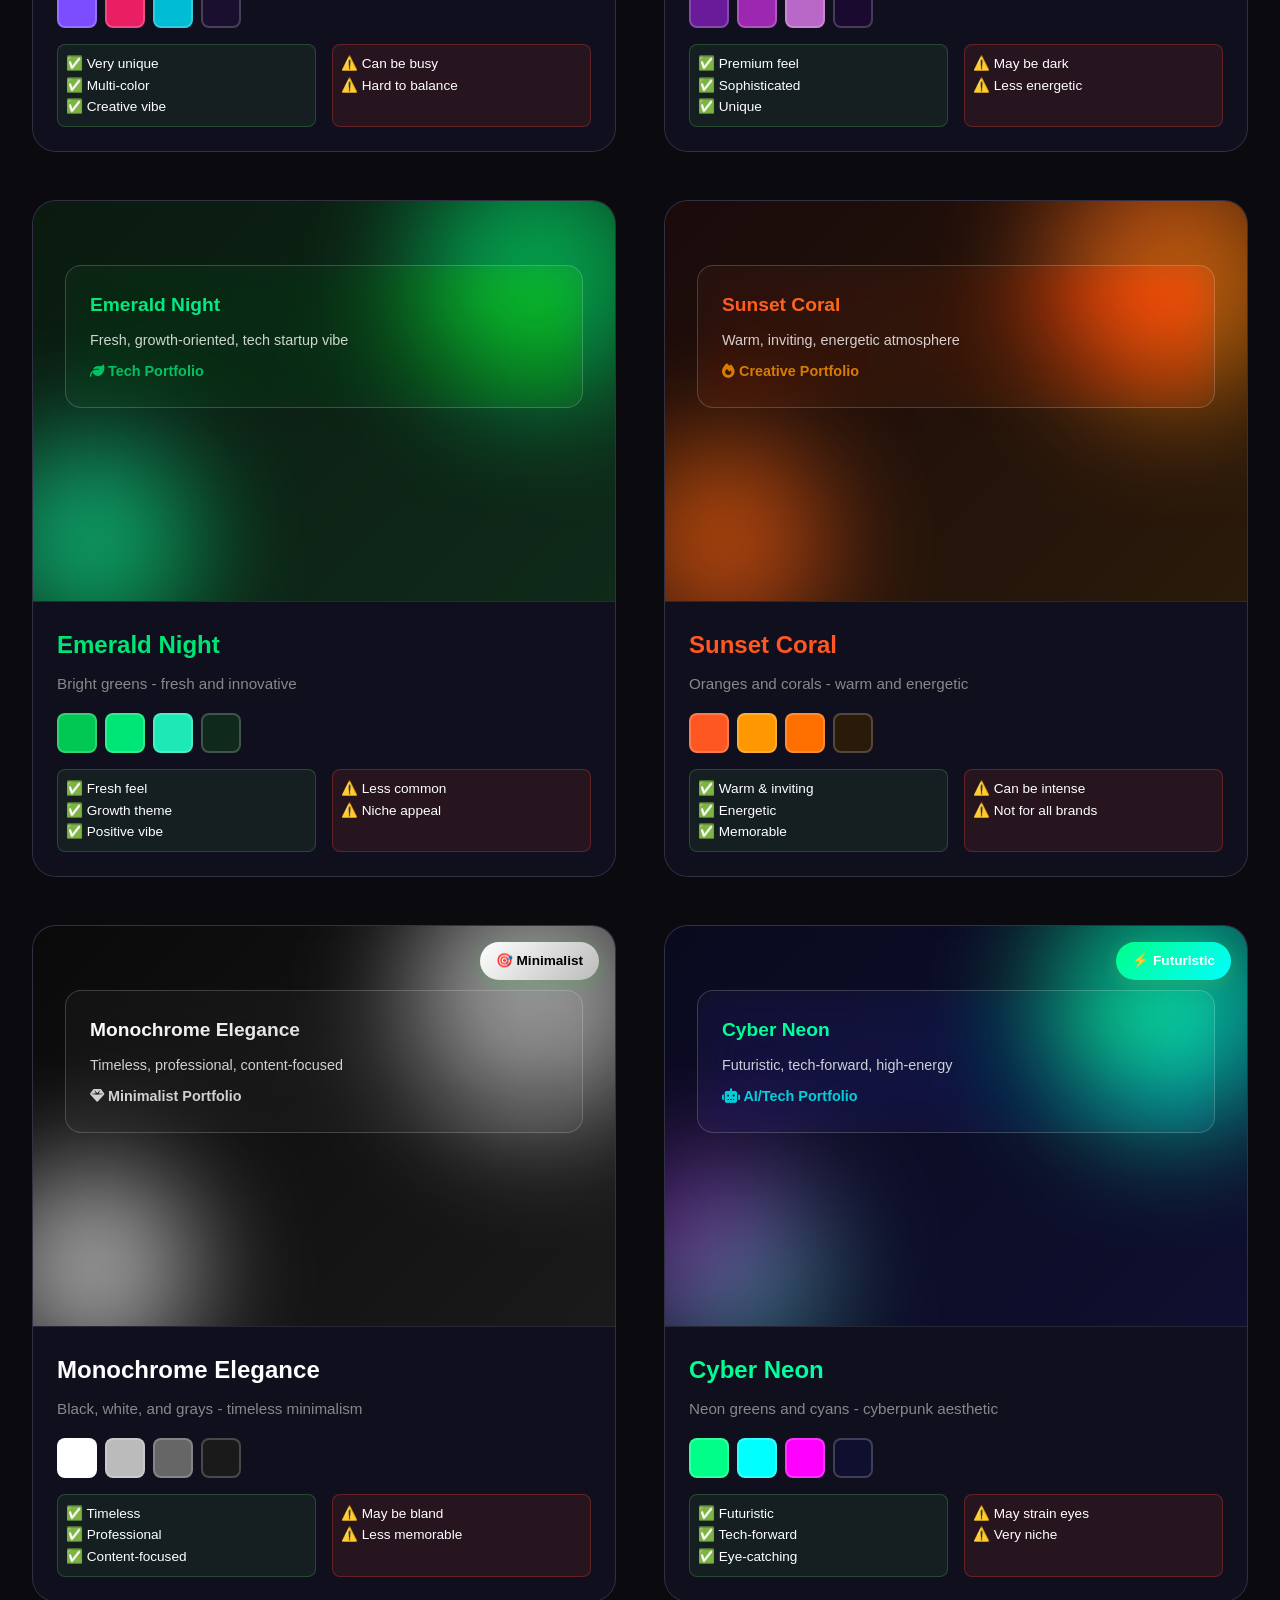
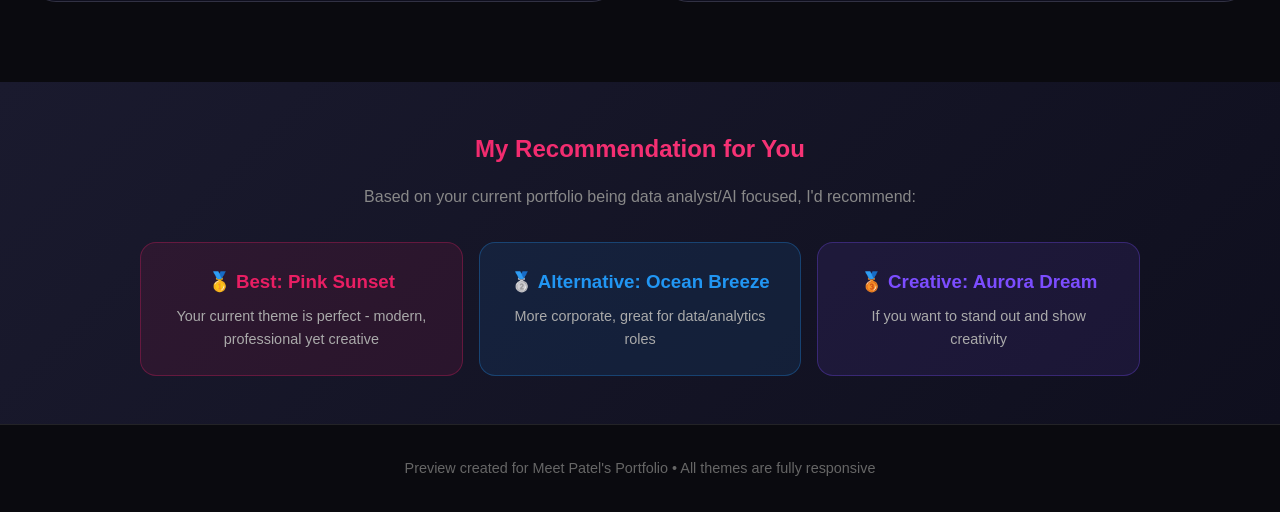
<file: glassmorphism-themes.html>
<!DOCTYPE html>
<html lang="en">
<head>
    <meta charset="UTF-8">
    <meta name="viewport" content="width=device-width, initial-scale=1.0">
    <title>Glassmorphism Color Theme Previews</title>
    <link rel="stylesheet" href="https://cdnjs.cloudflare.com/ajax/libs/font-awesome/6.4.0/css/all.min.css">
    <style>
        * {
            margin: 0;
            padding: 0;
            box-sizing: border-box;
        }

        body {
            font-family: -apple-system, BlinkMacSystemFont, 'Segoe UI', 'Roboto', sans-serif;
            background: #0a0a0f;
            color: #fff;
            line-height: 1.6;
            overflow-x: hidden;
        }

        .header {
            text-align: center;
            padding: 3rem 2rem;
            background: linear-gradient(135deg, #1a1a2e, #0f0f1e);
            border-bottom: 1px solid rgba(255, 255, 255, 0.1);
            position: relative;
        }

        .header h1 {
            font-size: 2.5rem;
            background: linear-gradient(135deg, #E91E63, #FF4081);
            -webkit-background-clip: text;
            background-clip: text;
            -webkit-text-fill-color: transparent;
            margin-bottom: 1rem;
        }

        .header p {
            color: #888;
            font-size: 1.1rem;
            margin-bottom: 1.5rem;
        }

        .theme-toggle {
            display: inline-flex;
            background: rgba(255, 255, 255, 0.05);
            border: 1px solid rgba(255, 255, 255, 0.1);
            border-radius: 2rem;
            padding: 0.5rem;
            gap: 0.5rem;
            margin-top: 1rem;
        }

        .theme-toggle button {
            padding: 0.75rem 2rem;
            border: none;
            background: transparent;
            color: #888;
            border-radius: 1.5rem;
            cursor: pointer;
            font-weight: 600;
            transition: all 0.3s ease;
        }

        .theme-toggle button.active {
            background: linear-gradient(135deg, #E91E63, #FF4081);
            color: white;
        }

        /* Light Mode Styles */
        body.light-mode {
            background: #f5f5f5;
            color: #333;
        }

        body.light-mode .header {
            background: linear-gradient(135deg, #fff, #f5f5f5);
            border-bottom: 1px solid rgba(0, 0, 0, 0.1);
        }

        body.light-mode .header p {
            color: #666;
        }

        body.light-mode .theme-card {
            background: #fff;
            border: 1px solid rgba(0, 0, 0, 0.1);
        }

        body.light-mode .theme-info {
            background: #f9f9f9;
            border-top: 1px solid rgba(0, 0, 0, 0.1);
        }

        body.light-mode .theme-desc {
            color: #666;
        }

        body.light-mode .copy-code {
            background: rgba(0, 0, 0, 0.05);
            border: 1px solid rgba(0, 0, 0, 0.1);
            color: #333;
        }

        body.light-mode .theme-toggle {
            background: rgba(0, 0, 0, 0.05);
            border: 1px solid rgba(0, 0, 0, 0.1);
        }

        body.light-mode .theme-toggle button:not(.active) {
            color: #666;
        }

        .theme-grid {
            display: grid;
            grid-template-columns: repeat(auto-fit, minmax(500px, 1fr));
            gap: 3rem;
            padding: 3rem 2rem;
            max-width: 1600px;
            margin: 0 auto;
        }

        .theme-card {
            position: relative;
            border-radius: 1.5rem;
            overflow: hidden;
            border: 1px solid rgba(255, 255, 255, 0.1);
            background: #1a1a2e;
        }

        .theme-preview {
            position: relative;
            height: 400px;
            padding: 2rem;
            overflow: hidden;
        }

        .theme-info {
            padding: 1.5rem;
            background: #0f0f1e;
            border-top: 1px solid rgba(255, 255, 255, 0.1);
        }

        .theme-name {
            font-size: 1.5rem;
            font-weight: 700;
            margin-bottom: 0.5rem;
        }

        .theme-desc {
            color: #888;
            margin-bottom: 1rem;
            font-size: 0.95rem;
        }

        .color-palette {
            display: flex;
            gap: 0.5rem;
            margin-top: 1rem;
        }

        .color-swatch {
            width: 40px;
            height: 40px;
            border-radius: 0.5rem;
            border: 2px solid rgba(255, 255, 255, 0.2);
        }

        .pros-cons {
            display: grid;
            grid-template-columns: 1fr 1fr;
            gap: 1rem;
            margin-top: 1rem;
            font-size: 0.85rem;
        }

        .pros-cons div {
            padding: 0.5rem;
            border-radius: 0.5rem;
        }

        .pros {
            background: rgba(76, 175, 80, 0.1);
            border: 1px solid rgba(76, 175, 80, 0.3);
        }

        .cons {
            background: rgba(244, 67, 54, 0.1);
            border: 1px solid rgba(244, 67, 54, 0.3);
        }

        /* Glass blob animations */
        .blob {
            position: absolute;
            border-radius: 50%;
            filter: blur(60px);
            opacity: 0.7;
            animation: float 15s infinite ease-in-out;
        }

        @keyframes float {
            0%, 100% { transform: translate(0, 0) scale(1); }
            33% { transform: translate(20px, -30px) scale(1.1); }
            66% { transform: translate(-15px, 20px) scale(0.9); }
        }

        .glass-demo-card {
            background: rgba(255, 255, 255, 0.03);
            backdrop-filter: blur(20px) saturate(180%);
            -webkit-backdrop-filter: blur(20px) saturate(180%);
            border: 1px solid rgba(255, 255, 255, 0.18);
            border-radius: 1rem;
            padding: 1.5rem;
            position: relative;
            z-index: 1;
            margin-top: 2rem;
        }

        .glass-demo-card h3 {
            font-size: 1.2rem;
            margin-bottom: 0.5rem;
        }

        .glass-demo-card p {
            font-size: 0.9rem;
            opacity: 0.8;
        }

        .copy-code {
            background: rgba(255, 255, 255, 0.05);
            border: 1px solid rgba(255, 255, 255, 0.1);
            color: #fff;
            padding: 0.5rem 1rem;
            border-radius: 0.5rem;
            cursor: pointer;
            font-size: 0.85rem;
            margin-top: 1rem;
            transition: all 0.3s ease;
        }

        .copy-code:hover {
            background: rgba(255, 255, 255, 0.1);
            transform: translateY(-2px);
        }

        .recommendation-badge {
            position: absolute;
            top: 1rem;
            right: 1rem;
            background: linear-gradient(135deg, #4CAF50, #66BB6A);
            color: white;
            padding: 0.5rem 1rem;
            border-radius: 2rem;
            font-size: 0.85rem;
            font-weight: 600;
            z-index: 2;
            box-shadow: 0 4px 15px rgba(76, 175, 80, 0.4);
        }
    </style>
</head>
<body>
    <div class="header">
        <h1>🎨 Glassmorphism Color Theme Previews</h1>
        <p>Choose the perfect color combination for your portfolio</p>
        <div class="theme-toggle">
            <button class="active" onclick="toggleMode('dark')">
                <i class="fas fa-moon"></i> Dark Mode
            </button>
            <button onclick="toggleMode('light')">
                <i class="fas fa-sun"></i> Light Mode
            </button>
        </div>
    </div>

    <div class="theme-grid">
        <!-- Theme 1: Pink Sunset (Your Current) -->
        <div class="theme-card">
            <div class="recommendation-badge">⭐ Your Current Theme</div>
            <div class="theme-preview theme-preview-pink" style="background: linear-gradient(135deg, #0a0a0f 0%, #1a0a1f 100%);">
                <div class="blob" style="width: 250px; height: 250px; background: linear-gradient(135deg, #E91E63, #FF4081); top: -50px; right: -50px;"></div>
                <div class="blob" style="width: 200px; height: 200px; background: linear-gradient(135deg, #9C27B0, #E91E63); bottom: -40px; left: -40px; animation-delay: -5s;"></div>
                
                <div class="glass-demo-card">
                    <h3 style="background: linear-gradient(135deg, #E91E63, #FF4081); -webkit-background-clip: text; background-clip: text; -webkit-text-fill-color: transparent;">Pink Sunset</h3>
                    <p>Bold, energetic, perfect for creative professionals</p>
                    <p style="margin-top: 0.5rem; color: #E91E63; font-weight: 600;"><i class="fas fa-briefcase"></i> Data Analyst Portfolio</p>
                </div>
            </div>
            <div class="theme-info">
                <div class="theme-name" style="color: #E91E63;">Pink Sunset (Current)</div>
                <div class="theme-desc">Vibrant pink and magenta gradients - energetic and modern</div>
                <div class="color-palette">
                    <div class="color-swatch" style="background: #E91E63;"></div>
                    <div class="color-swatch" style="background: #FF4081;"></div>
                    <div class="color-swatch" style="background: #9C27B0;"></div>
                    <div class="color-swatch" style="background: #1a0a1f;"></div>
                </div>
                <div class="pros-cons">
                    <div class="pros">
                        ✅ Eye-catching<br>
                        ✅ Modern & trendy<br>
                        ✅ Great contrast
                    </div>
                    <div class="cons">
                        ⚠️ Very bold<br>
                        ⚠️ Not corporate
                    </div>
                </div>
            </div>
        </div>

        <!-- Theme 2: Ocean Breeze -->
        <div class="theme-card">
            <div class="recommendation-badge" style="background: linear-gradient(135deg, #2196F3, #03A9F4);">✨ Professional</div>
            <div class="theme-preview theme-preview-ocean" style="background: linear-gradient(135deg, #0a0f1a 0%, #0a1a2f 100%);">
                <div class="blob" style="width: 250px; height: 250px; background: linear-gradient(135deg, #2196F3, #03A9F4); top: -50px; right: -50px;"></div>
                <div class="blob" style="width: 200px; height: 200px; background: linear-gradient(135deg, #00BCD4, #2196F3); bottom: -40px; left: -40px; animation-delay: -5s;"></div>
                
                <div class="glass-demo-card">
                    <h3 style="background: linear-gradient(135deg, #2196F3, #03A9F4); -webkit-background-clip: text; background-clip: text; -webkit-text-fill-color: transparent;">Ocean Breeze</h3>
                    <p>Professional, trustworthy, tech-focused</p>
                    <p style="margin-top: 0.5rem; color: #03A9F4; font-weight: 600;"><i class="fas fa-code"></i> Developer Portfolio</p>
                </div>
            </div>
            <div class="theme-info">
                <div class="theme-name" style="color: #2196F3;">Ocean Breeze</div>
                <div class="theme-desc">Cool blues and cyans - professional and calming</div>
                <div class="color-palette">
                    <div class="color-swatch" style="background: #2196F3;"></div>
                    <div class="color-swatch" style="background: #03A9F4;"></div>
                    <div class="color-swatch" style="background: #00BCD4;"></div>
                    <div class="color-swatch" style="background: #0a1a2f;"></div>
                </div>
                <div class="pros-cons">
                    <div class="pros">
                        ✅ Professional<br>
                        ✅ Trustworthy<br>
                        ✅ Easy on eyes
                    </div>
                    <div class="cons">
                        ⚠️ Common<br>
                        ⚠️ Less unique
                    </div>
                </div>
            </div>
        </div>

        <!-- Theme 3: Aurora Dream -->
        <div class="theme-card">
            <div class="recommendation-badge" style="background: linear-gradient(135deg, #7C4DFF, #00BCD4);">🔥 Trending</div>
            <div class="theme-preview" style="background: linear-gradient(135deg, #0f0a1a 0%, #1a0f2f 100%);">
                <div class="blob" style="width: 250px; height: 250px; background: linear-gradient(135deg, #7C4DFF, #00BCD4); top: -50px; right: -50px;"></div>
                <div class="blob" style="width: 200px; height: 200px; background: linear-gradient(135deg, #E91E63, #7C4DFF); bottom: -40px; left: -40px; animation-delay: -5s;"></div>
                
                <div class="glass-demo-card">
                    <h3 style="background: linear-gradient(135deg, #7C4DFF, #00BCD4); -webkit-background-clip: text; background-clip: text; -webkit-text-fill-color: transparent;">Aurora Dream</h3>
                    <p>Multi-color gradient, creative and dynamic</p>
                    <p style="margin-top: 0.5rem; color: #7C4DFF; font-weight: 600;"><i class="fas fa-palette"></i> Designer Portfolio</p>
                </div>
            </div>
            <div class="theme-info">
                <div class="theme-name" style="background: linear-gradient(135deg, #7C4DFF, #00BCD4); -webkit-background-clip: text; background-clip: text; -webkit-text-fill-color: transparent;">Aurora Dream</div>
                <div class="theme-desc">Purple, pink, and cyan - creative and vibrant</div>
                <div class="color-palette">
                    <div class="color-swatch" style="background: #7C4DFF;"></div>
                    <div class="color-swatch" style="background: #E91E63;"></div>
                    <div class="color-swatch" style="background: #00BCD4;"></div>
                    <div class="color-swatch" style="background: #1a0f2f;"></div>
                </div>
                <div class="pros-cons">
                    <div class="pros">
                        ✅ Very unique<br>
                        ✅ Multi-color<br>
                        ✅ Creative vibe
                    </div>
                    <div class="cons">
                        ⚠️ Can be busy<br>
                        ⚠️ Hard to balance
                    </div>
                </div>
            </div>
        </div>

        <!-- Theme 4: Midnight Purple -->
        <div class="theme-card">
            <div class="recommendation-badge" style="background: linear-gradient(135deg, #6A1B9A, #9C27B0);">💎 Premium</div>
            <div class="theme-preview" style="background: linear-gradient(135deg, #0a0a1f 0%, #1a0a2f 100%);">
                <div class="blob" style="width: 250px; height: 250px; background: linear-gradient(135deg, #9C27B0, #BA68C8); top: -50px; right: -50px;"></div>
                <div class="blob" style="width: 200px; height: 200px; background: linear-gradient(135deg, #6A1B9A, #9C27B0); bottom: -40px; left: -40px; animation-delay: -5s;"></div>
                
                <div class="glass-demo-card">
                    <h3 style="background: linear-gradient(135deg, #9C27B0, #BA68C8); -webkit-background-clip: text; background-clip: text; -webkit-text-fill-color: transparent;">Midnight Purple</h3>
                    <p>Luxurious, mysterious, premium feel</p>
                    <p style="margin-top: 0.5rem; color: #BA68C8; font-weight: 600;"><i class="fas fa-crown"></i> Executive Portfolio</p>
                </div>
            </div>
            <div class="theme-info">
                <div class="theme-name" style="color: #9C27B0;">Midnight Purple</div>
                <div class="theme-desc">Deep purples - luxury and sophistication</div>
                <div class="color-palette">
                    <div class="color-swatch" style="background: #6A1B9A;"></div>
                    <div class="color-swatch" style="background: #9C27B0;"></div>
                    <div class="color-swatch" style="background: #BA68C8;"></div>
                    <div class="color-swatch" style="background: #1a0a2f;"></div>
                </div>
                <div class="pros-cons">
                    <div class="pros">
                        ✅ Premium feel<br>
                        ✅ Sophisticated<br>
                        ✅ Unique
                    </div>
                    <div class="cons">
                        ⚠️ May be dark<br>
                        ⚠️ Less energetic
                    </div>
                </div>
            </div>
        </div>

        <!-- Theme 5: Emerald Night -->
        <div class="theme-card">
            <div class="theme-preview" style="background: linear-gradient(135deg, #0a1a0f 0%, #0f2a1a 100%);">
                <div class="blob" style="width: 250px; height: 250px; background: linear-gradient(135deg, #00E676, #00C853); top: -50px; right: -50px;"></div>
                <div class="blob" style="width: 200px; height: 200px; background: linear-gradient(135deg, #1DE9B6, #00E676); bottom: -40px; left: -40px; animation-delay: -5s;"></div>
                
                <div class="glass-demo-card">
                    <h3 style="background: linear-gradient(135deg, #00E676, #1DE9B6); -webkit-background-clip: text; background-clip: text; -webkit-text-fill-color: transparent;">Emerald Night</h3>
                    <p>Fresh, growth-oriented, tech startup vibe</p>
                    <p style="margin-top: 0.5rem; color: #00E676; font-weight: 600;"><i class="fas fa-leaf"></i> Tech Portfolio</p>
                </div>
            </div>
            <div class="theme-info">
                <div class="theme-name" style="color: #00E676;">Emerald Night</div>
                <div class="theme-desc">Bright greens - fresh and innovative</div>
                <div class="color-palette">
                    <div class="color-swatch" style="background: #00C853;"></div>
                    <div class="color-swatch" style="background: #00E676;"></div>
                    <div class="color-swatch" style="background: #1DE9B6;"></div>
                    <div class="color-swatch" style="background: #0f2a1a;"></div>
                </div>
                <div class="pros-cons">
                    <div class="pros">
                        ✅ Fresh feel<br>
                        ✅ Growth theme<br>
                        ✅ Positive vibe
                    </div>
                    <div class="cons">
                        ⚠️ Less common<br>
                        ⚠️ Niche appeal
                    </div>
                </div>
            </div>
        </div>

        <!-- Theme 6: Sunset Coral -->
        <div class="theme-card">
            <div class="theme-preview" style="background: linear-gradient(135deg, #1a0a0a 0%, #2a1a0a 100%);">
                <div class="blob" style="width: 250px; height: 250px; background: linear-gradient(135deg, #FF5722, #FF9800); top: -50px; right: -50px;"></div>
                <div class="blob" style="width: 200px; height: 200px; background: linear-gradient(135deg, #FF6F00, #FF5722); bottom: -40px; left: -40px; animation-delay: -5s;"></div>
                
                <div class="glass-demo-card">
                    <h3 style="background: linear-gradient(135deg, #FF5722, #FF9800); -webkit-background-clip: text; background-clip: text; -webkit-text-fill-color: transparent;">Sunset Coral</h3>
                    <p>Warm, inviting, energetic atmosphere</p>
                    <p style="margin-top: 0.5rem; color: #FF9800; font-weight: 600;"><i class="fas fa-fire"></i> Creative Portfolio</p>
                </div>
            </div>
            <div class="theme-info">
                <div class="theme-name" style="color: #FF5722;">Sunset Coral</div>
                <div class="theme-desc">Oranges and corals - warm and energetic</div>
                <div class="color-palette">
                    <div class="color-swatch" style="background: #FF5722;"></div>
                    <div class="color-swatch" style="background: #FF9800;"></div>
                    <div class="color-swatch" style="background: #FF6F00;"></div>
                    <div class="color-swatch" style="background: #2a1a0a;"></div>
                </div>
                <div class="pros-cons">
                    <div class="pros">
                        ✅ Warm & inviting<br>
                        ✅ Energetic<br>
                        ✅ Memorable
                    </div>
                    <div class="cons">
                        ⚠️ Can be intense<br>
                        ⚠️ Not for all brands
                    </div>
                </div>
            </div>
        </div>

        <!-- Theme 7: Monochrome Elegance -->
        <div class="theme-card">
            <div class="recommendation-badge" style="background: linear-gradient(135deg, #fff, #bbb); color: #000;">🎯 Minimalist</div>
            <div class="theme-preview" style="background: linear-gradient(135deg, #0a0a0a 0%, #1a1a1a 100%);">
                <div class="blob" style="width: 250px; height: 250px; background: linear-gradient(135deg, #fff, #aaa); top: -50px; right: -50px;"></div>
                <div class="blob" style="width: 200px; height: 200px; background: linear-gradient(135deg, #ddd, #fff); bottom: -40px; left: -40px; animation-delay: -5s;"></div>
                
                <div class="glass-demo-card">
                    <h3 style="background: linear-gradient(135deg, #fff, #bbb); -webkit-background-clip: text; background-clip: text; -webkit-text-fill-color: transparent;">Monochrome Elegance</h3>
                    <p>Timeless, professional, content-focused</p>
                    <p style="margin-top: 0.5rem; color: #fff; font-weight: 600;"><i class="fas fa-gem"></i> Minimalist Portfolio</p>
                </div>
            </div>
            <div class="theme-info">
                <div class="theme-name" style="color: #fff;">Monochrome Elegance</div>
                <div class="theme-desc">Black, white, and grays - timeless minimalism</div>
                <div class="color-palette">
                    <div class="color-swatch" style="background: #fff;"></div>
                    <div class="color-swatch" style="background: #bbb;"></div>
                    <div class="color-swatch" style="background: #666;"></div>
                    <div class="color-swatch" style="background: #1a1a1a;"></div>
                </div>
                <div class="pros-cons">
                    <div class="pros">
                        ✅ Timeless<br>
                        ✅ Professional<br>
                        ✅ Content-focused
                    </div>
                    <div class="cons">
                        ⚠️ May be bland<br>
                        ⚠️ Less memorable
                    </div>
                </div>
            </div>
        </div>

        <!-- Theme 8: Cyber Neon -->
        <div class="theme-card">
            <div class="recommendation-badge" style="background: linear-gradient(135deg, #00ff88, #00ffff);">⚡ Futuristic</div>
            <div class="theme-preview" style="background: linear-gradient(135deg, #0a0a1f 0%, #0f0f2f 100%);">
                <div class="blob" style="width: 250px; height: 250px; background: linear-gradient(135deg, #00ff88, #00ffff); top: -50px; right: -50px;"></div>
                <div class="blob" style="width: 200px; height: 200px; background: linear-gradient(135deg, #ff00ff, #00ff88); bottom: -40px; left: -40px; animation-delay: -5s;"></div>
                
                <div class="glass-demo-card">
                    <h3 style="background: linear-gradient(135deg, #00ff88, #00ffff); -webkit-background-clip: text; background-clip: text; -webkit-text-fill-color: transparent;">Cyber Neon</h3>
                    <p>Futuristic, tech-forward, high-energy</p>
                    <p style="margin-top: 0.5rem; color: #00ffff; font-weight: 600;"><i class="fas fa-robot"></i> AI/Tech Portfolio</p>
                </div>
            </div>
            <div class="theme-info">
                <div class="theme-name" style="background: linear-gradient(135deg, #00ff88, #00ffff); -webkit-background-clip: text; background-clip: text; -webkit-text-fill-color: transparent;">Cyber Neon</div>
                <div class="theme-desc">Neon greens and cyans - cyberpunk aesthetic</div>
                <div class="color-palette">
                    <div class="color-swatch" style="background: #00ff88;"></div>
                    <div class="color-swatch" style="background: #00ffff;"></div>
                    <div class="color-swatch" style="background: #ff00ff;"></div>
                    <div class="color-swatch" style="background: #0f0f2f;"></div>
                </div>
                <div class="pros-cons">
                    <div class="pros">
                        ✅ Futuristic<br>
                        ✅ Tech-forward<br>
                        ✅ Eye-catching
                    </div>
                    <div class="cons">
                        ⚠️ May strain eyes<br>
                        ⚠️ Very niche
                    </div>
                </div>
            </div>
        </div>
    </div>

    <div style="text-align: center; padding: 3rem; background: linear-gradient(135deg, #1a1a2e, #0f0f1e); margin-top: 2rem;">
        <h2 style="background: linear-gradient(135deg, #E91E63, #FF4081); -webkit-background-clip: text; background-clip: text; -webkit-text-fill-color: transparent; margin-bottom: 1rem;">
            My Recommendation for You
        </h2>
        <p style="color: #888; max-width: 800px; margin: 0 auto 2rem;">
            Based on your current portfolio being data analyst/AI focused, I'd recommend:
        </p>
        <div style="display: grid; grid-template-columns: repeat(auto-fit, minmax(250px, 1fr)); gap: 1rem; max-width: 1000px; margin: 0 auto;">
            <div style="background: rgba(233, 30, 99, 0.1); border: 1px solid rgba(233, 30, 99, 0.3); padding: 1.5rem; border-radius: 1rem;">
                <h3 style="color: #E91E63; margin-bottom: 0.5rem;">🥇 Best: Pink Sunset</h3>
                <p style="color: #aaa; font-size: 0.9rem;">Your current theme is perfect - modern, professional yet creative</p>
            </div>
            <div style="background: rgba(33, 150, 243, 0.1); border: 1px solid rgba(33, 150, 243, 0.3); padding: 1.5rem; border-radius: 1rem;">
                <h3 style="color: #2196F3; margin-bottom: 0.5rem;">🥈 Alternative: Ocean Breeze</h3>
                <p style="color: #aaa; font-size: 0.9rem;">More corporate, great for data/analytics roles</p>
            </div>
            <div style="background: rgba(124, 77, 255, 0.1); border: 1px solid rgba(124, 77, 255, 0.3); padding: 1.5rem; border-radius: 1rem;">
                <h3 style="color: #7C4DFF; margin-bottom: 0.5rem;">🥉 Creative: Aurora Dream</h3>
                <p style="color: #aaa; font-size: 0.9rem;">If you want to stand out and show creativity</p>
            </div>
        </div>
    </div>

    <div style="padding: 2rem; text-align: center; background: #0a0a0f; border-top: 1px solid rgba(255, 255, 255, 0.1);">
        <p style="color: #666; font-size: 0.9rem;">Preview created for Meet Patel's Portfolio • All themes are fully responsive</p>
    </div>

    <script>
        function toggleMode(mode) {
            const body = document.body;
            const buttons = document.querySelectorAll('.theme-toggle button');
            
            // Update active button
            buttons.forEach(btn => btn.classList.remove('active'));
            event.target.classList.add('active');
            
            if (mode === 'light') {
                body.classList.add('light-mode');
                
                // Update theme previews for light mode
                document.querySelector('.theme-preview-pink').style.background = 'linear-gradient(135deg, #fff 0%, #ffe5f0 100%)';
                document.querySelector('.theme-preview-ocean').style.background = 'linear-gradient(135deg, #f0f8ff 0%, #e3f2fd 100%)';
                document.querySelectorAll('.theme-preview')[2].style.background = 'linear-gradient(135deg, #f5f0ff 0%, #e8f5ff 100%)';
                document.querySelectorAll('.theme-preview')[3].style.background = 'linear-gradient(135deg, #faf0ff 0%, #f0e5ff 100%)';
                document.querySelectorAll('.theme-preview')[4].style.background = 'linear-gradient(135deg, #f0fff5 0%, #e0fff0 100%)';
                document.querySelectorAll('.theme-preview')[5].style.background = 'linear-gradient(135deg, #fff5f0 0%, #ffe8e0 100%)';
                document.querySelectorAll('.theme-preview')[6].style.background = 'linear-gradient(135deg, #fafafa 0%, #f5f5f5 100%)';
                document.querySelectorAll('.theme-preview')[7].style.background = 'linear-gradient(135deg, #f0fff5 0%, #e0ffff 100%)';
                
                // Update glass cards for light mode
                document.querySelectorAll('.glass-demo-card').forEach(card => {
                    card.style.background = 'rgba(255, 255, 255, 0.4)';
                    card.style.border = '1px solid rgba(255, 255, 255, 0.6)';
                });
                
                document.querySelectorAll('.glass-demo-card p').forEach(p => {
                    if (!p.querySelector('i')) {
                        p.style.color = '#333';
                        p.style.opacity = '0.7';
                    }
                });
            } else {
                body.classList.remove('light-mode');
                
                // Restore dark mode backgrounds
                document.querySelector('.theme-preview-pink').style.background = 'linear-gradient(135deg, #0a0a0f 0%, #1a0a1f 100%)';
                document.querySelector('.theme-preview-ocean').style.background = 'linear-gradient(135deg, #0a0f1a 0%, #0a1a2f 100%)';
                document.querySelectorAll('.theme-preview')[2].style.background = 'linear-gradient(135deg, #0f0a1a 0%, #1a0f2f 100%)';
                document.querySelectorAll('.theme-preview')[3].style.background = 'linear-gradient(135deg, #0a0a1f 0%, #1a0a2f 100%)';
                document.querySelectorAll('.theme-preview')[4].style.background = 'linear-gradient(135deg, #0a1a0f 0%, #0f2a1a 100%)';
                document.querySelectorAll('.theme-preview')[5].style.background = 'linear-gradient(135deg, #1a0a0a 0%, #2a1a0a 100%)';
                document.querySelectorAll('.theme-preview')[6].style.background = 'linear-gradient(135deg, #0a0a0a 0%, #1a1a1a 100%)';
                document.querySelectorAll('.theme-preview')[7].style.background = 'linear-gradient(135deg, #0a0a1f 0%, #0f0f2f 100%)';
                
                // Restore glass cards for dark mode
                document.querySelectorAll('.glass-demo-card').forEach(card => {
                    card.style.background = 'rgba(255, 255, 255, 0.03)';
                    card.style.border = '1px solid rgba(255, 255, 255, 0.18)';
                });
                
                document.querySelectorAll('.glass-demo-card p').forEach(p => {
                    if (!p.querySelector('i')) {
                        p.style.color = '#fff';
                        p.style.opacity = '0.8';
                    }
                });
            }
        }
    </script>
</body>
</html>
</file>
